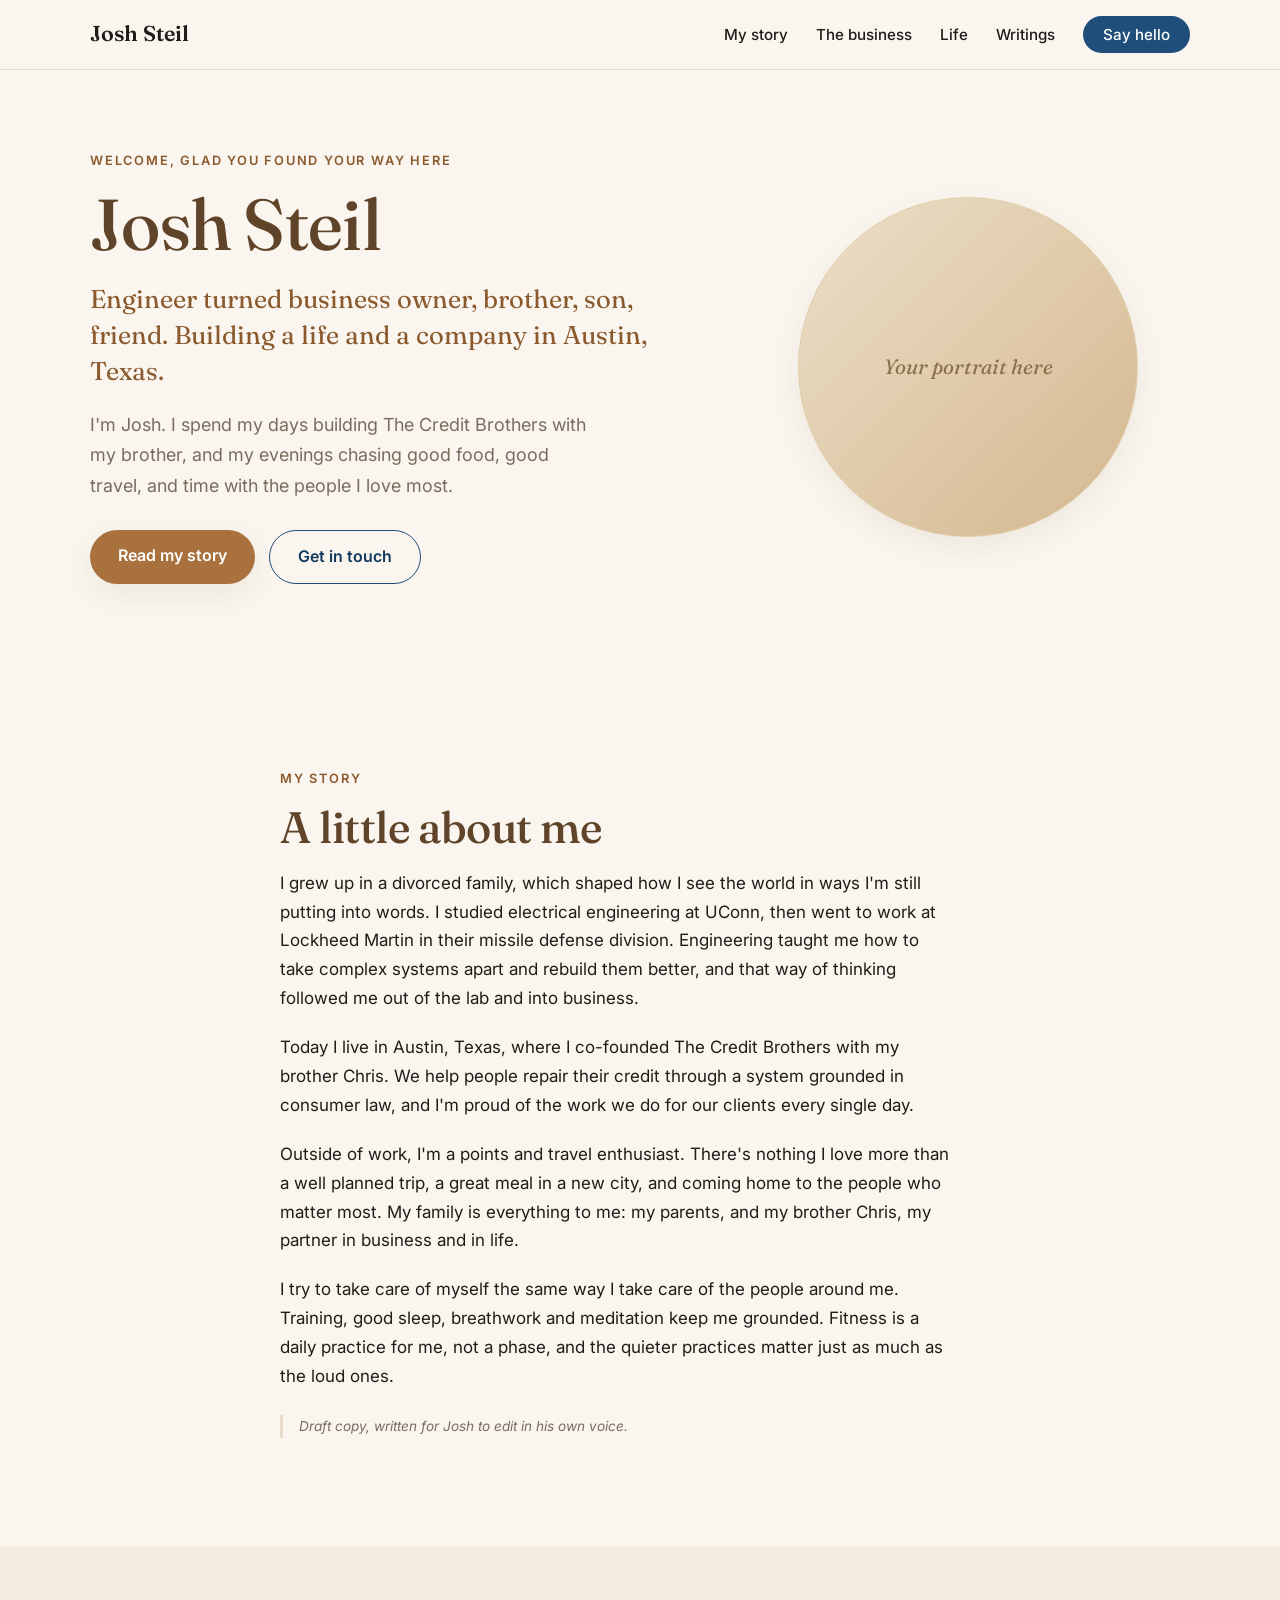
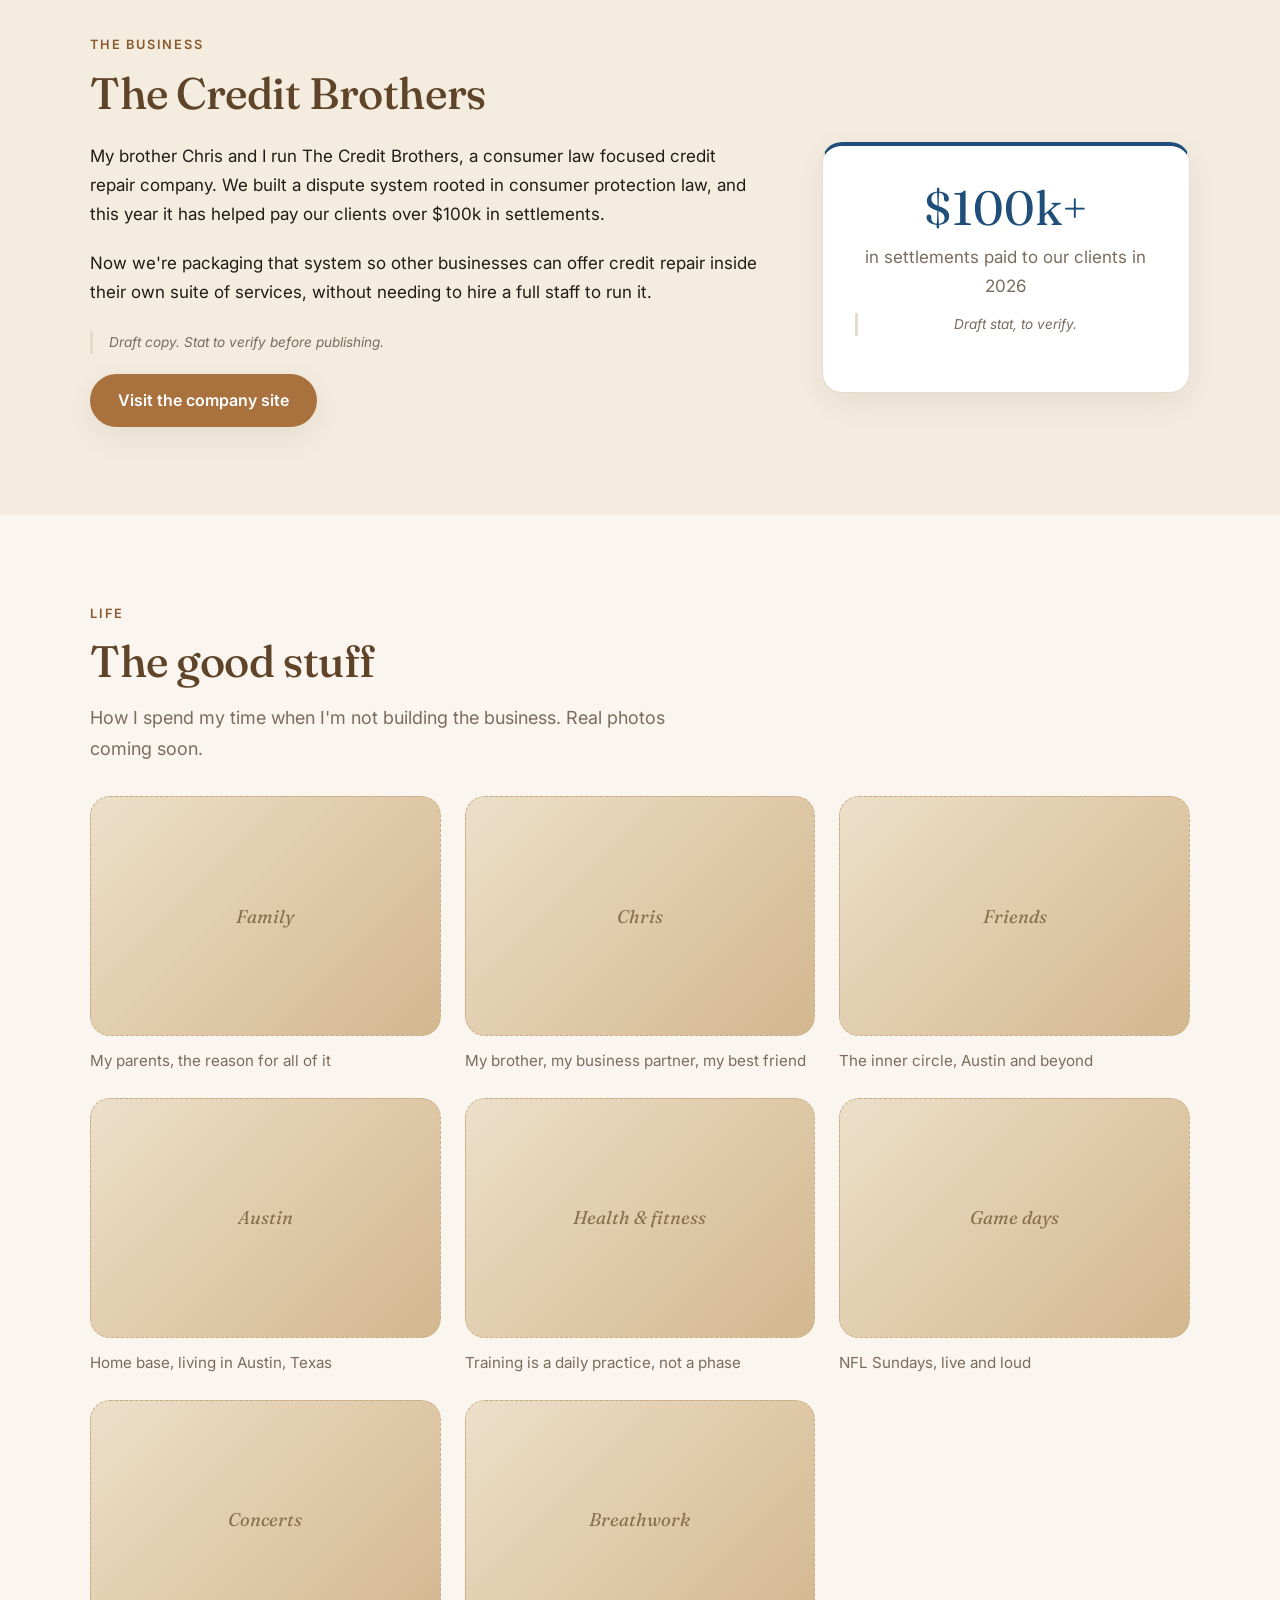
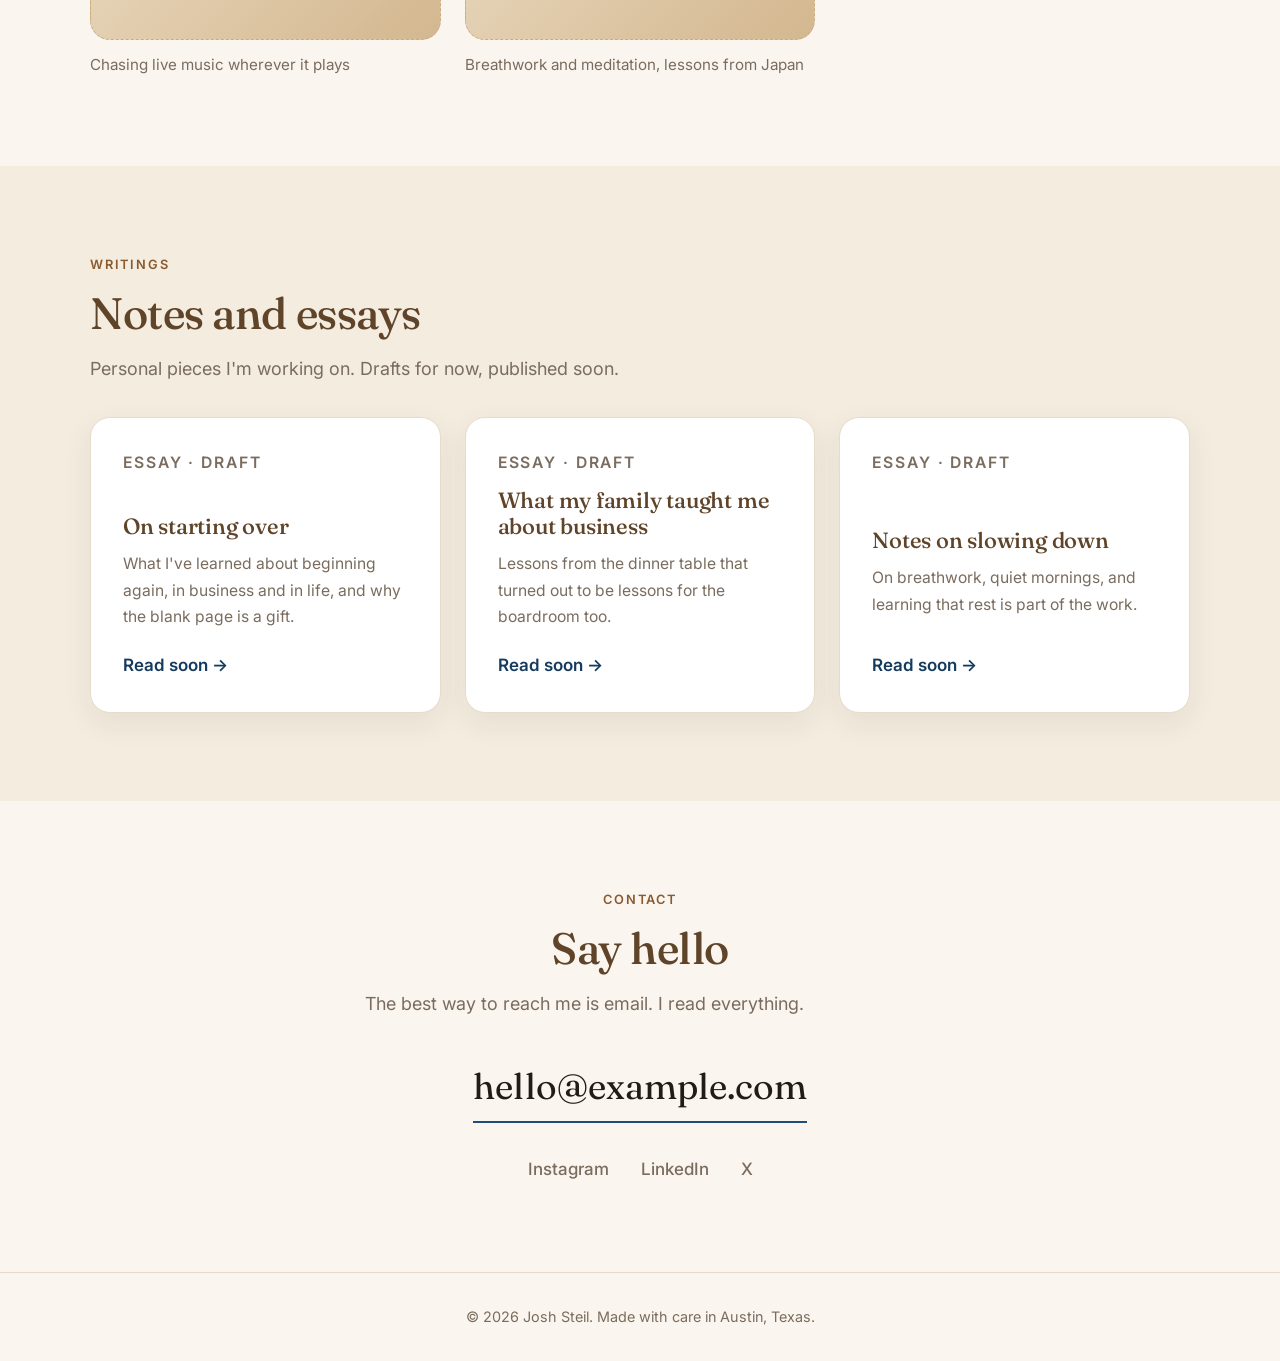
<file: apps/personal-website/index.html>
<!--
  ============================================================
  JOSH STEIL, PERSONAL BRAND SITE (single page)
  ============================================================
  STATUS: DRAFT. All copy below is first-person draft copy for
  Josh to review and edit before publishing.

  PLACEHOLDERS JOSH NEEDS TO REPLACE (search for "TO-REPLACE"):
    1. Portrait photo            (Hero section, "Your portrait here")
    2. Eight photo tiles         (Life section, labeled per tile)
    3. Contact email             (hello@example.com in Contact)
    4. Social links              (Instagram, LinkedIn, X, currently "#")
    5. Company website link      (Business section, currently "#")
    6. Writing cards             (3 essays, marked DRAFT, links "#")

  PHOTO NOTES:
    - Breathwork/meditation tile: Josh wants Japan photos here.
    - Health & fitness tile: he has lots of fitness content on his phone;
      ask him to send the shots he wants used.

  TO VERIFY BEFORE PUBLISH:
    - The "$100k+ in settlements in 2026" stat (marked DRAFT in Business)

  HOW TO SWAP A PHOTO: drop the real image into /images/, then replace
  the <div class="photo-ph"> block with:
      <img class="photo-real" src="images/your-photo.jpg" alt="Describe the photo">
  The .photo-real class keeps the same rounded sizing.

  NOTE: no em dashes are used anywhere in this site's copy, per request.
  ============================================================
-->
<!DOCTYPE html>
<html lang="en">
<head>
  <meta charset="UTF-8">
  <meta name="viewport" content="width=device-width, initial-scale=1.0">
  <title>Josh Steil | Engineer, Business Owner, Brother, Friend</title>
  <meta name="description" content="Personal site of Josh Steil: co-founder of The Credit Brothers, living in Austin, Texas. Family, friends, travel, and personal writings.">
  <link rel="preconnect" href="https://fonts.googleapis.com">
  <link rel="preconnect" href="https://fonts.gstatic.com" crossorigin>
  <link href="https://fonts.googleapis.com/css2?family=Fraunces:opsz,wght@9..144,400;9..144,500;9..144,600&family=Inter:wght@400;500;600&display=swap" rel="stylesheet">
  <link rel="stylesheet" href="styles.css">
  <link rel="icon" href="data:image/svg+xml,<svg xmlns='http://www.w3.org/2000/svg' viewBox='0 0 100 100'><text y='.9em' font-size='90'>&#9728;</text></svg>">
</head>
<body>
  <a class="skip-link" href="#main">Skip to content</a>

  <header class="site-header">
    <nav class="nav container" aria-label="Main navigation">
      <a class="brand" href="#top">Josh Steil</a>
      <button class="nav-toggle" aria-expanded="false" aria-controls="nav-links" aria-label="Open menu">
        <span></span><span></span><span></span>
      </button>
      <ul class="nav-links" id="nav-links">
        <li><a href="#about">My story</a></li>
        <li><a href="#business">The business</a></li>
        <li><a href="#life">Life</a></li>
        <li><a href="#writings">Writings</a></li>
        <li><a href="#contact" class="nav-cta">Say hello</a></li>
      </ul>
    </nav>
  </header>

  <main id="main">
    <!-- ============ HERO ============ -->
    <section class="hero" id="top">
      <div class="container hero-grid">
        <div class="hero-text">
          <p class="eyebrow">Welcome, glad you found your way here</p>
          <h1>Josh Steil</h1>
          <p class="tagline">Engineer turned business owner, brother, son, friend. Building a life and a company in Austin, Texas.</p>
          <p class="hero-intro">I'm Josh. I spend my days building The Credit Brothers with my brother, and my evenings chasing good food, good travel, and time with the people I love most.</p>
          <div class="hero-actions">
            <a class="btn btn-primary" href="#about">Read my story</a>
            <a class="btn btn-ghost" href="#contact">Get in touch</a>
          </div>
        </div>
        <div class="hero-photo">
          <!-- TO-REPLACE: portrait photo of Josh -->
          <div class="photo-ph portrait" role="img" aria-label="Placeholder for a portrait photo of Josh">
            <span>Your portrait here</span>
          </div>
        </div>
      </div>
    </section>

    <!-- ============ ABOUT / MY STORY ============ -->
    <section class="section" id="about">
      <div class="container narrow reveal">
        <p class="eyebrow">My story</p>
        <h2>A little about me</h2>
        <div class="prose">
          <p>I grew up in a divorced family, which shaped how I see the world in ways I'm still putting into words. I studied electrical engineering at UConn, then went to work at Lockheed Martin in their missile defense division. Engineering taught me how to take complex systems apart and rebuild them better, and that way of thinking followed me out of the lab and into business.</p>
          <p>Today I live in Austin, Texas, where I co-founded The Credit Brothers with my brother Chris. We help people repair their credit through a system grounded in consumer law, and I'm proud of the work we do for our clients every single day.</p>
          <p>Outside of work, I'm a points and travel enthusiast. There's nothing I love more than a well planned trip, a great meal in a new city, and coming home to the people who matter most. My family is everything to me: my parents, and my brother Chris, my partner in business and in life.</p>
          <p>I try to take care of myself the same way I take care of the people around me. Training, good sleep, breathwork and meditation keep me grounded. Fitness is a daily practice for me, not a phase, and the quieter practices matter just as much as the loud ones.</p>
          <p class="draft-note">Draft copy, written for Josh to edit in his own voice.</p>
        </div>
      </div>
    </section>

    <!-- ============ BUSINESS ============ -->
    <section class="section section-alt" id="business">
      <div class="container reveal">
        <p class="eyebrow">The business</p>
        <h2>The Credit Brothers</h2>
        <div class="business-grid">
          <div class="prose">
            <p>My brother Chris and I run The Credit Brothers, a consumer law focused credit repair company. We built a dispute system rooted in consumer protection law, and this year it has helped pay our clients over $100k in settlements.</p>
            <p>Now we're packaging that system so other businesses can offer credit repair inside their own suite of services, without needing to hire a full staff to run it.</p>
            <p class="draft-note">Draft copy. Stat to verify before publishing.</p>
            <!-- TO-REPLACE: link to the company website -->
            <a class="btn btn-primary" href="#" aria-label="Visit The Credit Brothers website (link to be added)">Visit the company site</a>
          </div>
          <div class="stat-card">
            <p class="stat-number">$100k+</p>
            <p class="stat-label">in settlements paid to our clients in 2026</p>
            <p class="draft-note small">Draft stat, to verify.</p>
          </div>
        </div>
      </div>
    </section>

    <!-- ============ LIFE ============ -->
    <section class="section" id="life">
      <div class="container reveal">
        <p class="eyebrow">Life</p>
        <h2>The good stuff</h2>
        <p class="section-lede">How I spend my time when I'm not building the business. Real photos coming soon.</p>
        <div class="photo-grid">
          <!-- TO-REPLACE: real photos, one per tile -->
          <figure class="photo-tile">
            <div class="photo-ph" role="img" aria-label="Placeholder for a family photo"><span>Family</span></div>
            <figcaption>My parents, the reason for all of it</figcaption>
          </figure>
          <figure class="photo-tile">
            <div class="photo-ph" role="img" aria-label="Placeholder for a photo with his brother Chris"><span>Chris</span></div>
            <figcaption>My brother, my business partner, my best friend</figcaption>
          </figure>
          <figure class="photo-tile">
            <div class="photo-ph" role="img" aria-label="Placeholder for a photo with friends"><span>Friends</span></div>
            <figcaption>The inner circle, Austin and beyond</figcaption>
          </figure>
          <figure class="photo-tile">
            <div class="photo-ph" role="img" aria-label="Placeholder for a photo of Austin life"><span>Austin</span></div>
            <figcaption>Home base, living in Austin, Texas</figcaption>
          </figure>
          <figure class="photo-tile">
            <div class="photo-ph" role="img" aria-label="Placeholder for a fitness photo"><span>Health &amp; fitness</span></div>
            <figcaption>Training is a daily practice, not a phase</figcaption>
          </figure>
          <figure class="photo-tile">
            <div class="photo-ph" role="img" aria-label="Placeholder for a photo from an NFL game"><span>Game days</span></div>
            <figcaption>NFL Sundays, live and loud</figcaption>
          </figure>
          <figure class="photo-tile">
            <div class="photo-ph" role="img" aria-label="Placeholder for a photo from a concert"><span>Concerts</span></div>
            <figcaption>Chasing live music wherever it plays</figcaption>
          </figure>
          <figure class="photo-tile">
            <div class="photo-ph" role="img" aria-label="Placeholder for a Japan photo, breathwork and meditation"><span>Breathwork</span></div>
            <figcaption>Breathwork and meditation, lessons from Japan</figcaption>
          </figure>
        </div>
      </div>
    </section>

    <!-- ============ WRITINGS ============ -->
    <section class="section section-alt" id="writings">
      <div class="container reveal">
        <p class="eyebrow">Writings</p>
        <h2>Notes and essays</h2>
        <p class="section-lede">Personal pieces I'm working on. Drafts for now, published soon.</p>
        <div class="card-grid">
          <article class="card">
            <p class="card-kicker">Essay &middot; Draft</p>
            <h3>On starting over</h3>
            <p>What I've learned about beginning again, in business and in life, and why the blank page is a gift.</p>
            <a class="card-link" href="#" aria-label="Read On starting over (coming soon)">Read soon &rarr;</a>
          </article>
          <article class="card">
            <p class="card-kicker">Essay &middot; Draft</p>
            <h3>What my family taught me about business</h3>
            <p>Lessons from the dinner table that turned out to be lessons for the boardroom too.</p>
            <a class="card-link" href="#" aria-label="Read What my family taught me about business (coming soon)">Read soon &rarr;</a>
          </article>
          <article class="card">
            <p class="card-kicker">Essay &middot; Draft</p>
            <h3>Notes on slowing down</h3>
            <p>On breathwork, quiet mornings, and learning that rest is part of the work.</p>
            <a class="card-link" href="#" aria-label="Read Notes on slowing down (coming soon)">Read soon &rarr;</a>
          </article>
        </div>
      </div>
    </section>

    <!-- ============ CONTACT ============ -->
    <section class="section" id="contact">
      <div class="container narrow reveal">
        <p class="eyebrow">Contact</p>
        <h2>Say hello</h2>
        <p class="section-lede">The best way to reach me is email. I read everything.</p>
        <!-- TO-REPLACE: Josh's real contact email -->
        <a class="email-link" href="mailto:hello@example.com">hello@example.com</a>
        <ul class="social-links">
          <!-- TO-REPLACE: real profile URLs -->
          <li><a href="#">Instagram</a></li>
          <li><a href="#">LinkedIn</a></li>
          <li><a href="#">X</a></li>
        </ul>
      </div>
    </section>
  </main>

  <footer class="site-footer">
    <div class="container">
      <p>&copy; <span id="year">2026</span> Josh Steil. Made with care in Austin, Texas.</p>
    </div>
  </footer>

  <script src="script.js"></script>
</body>
</html>
</file>
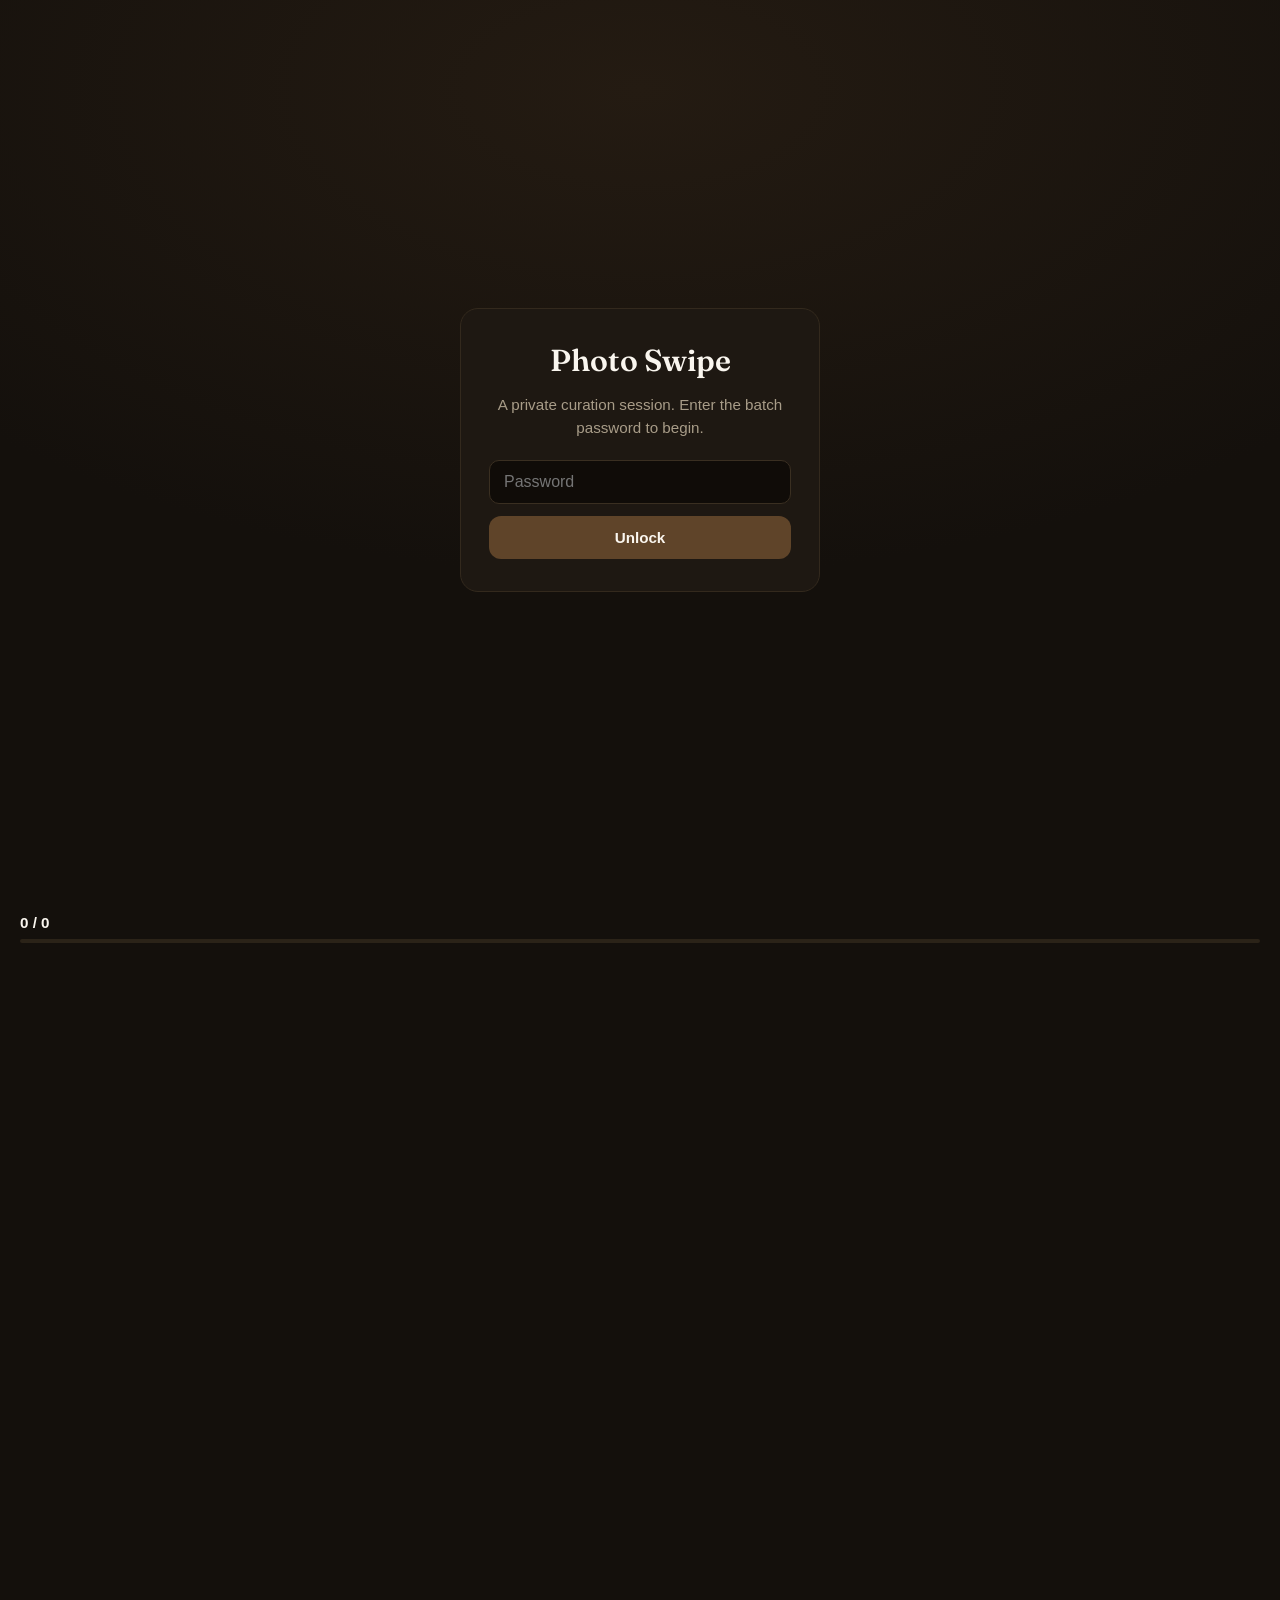
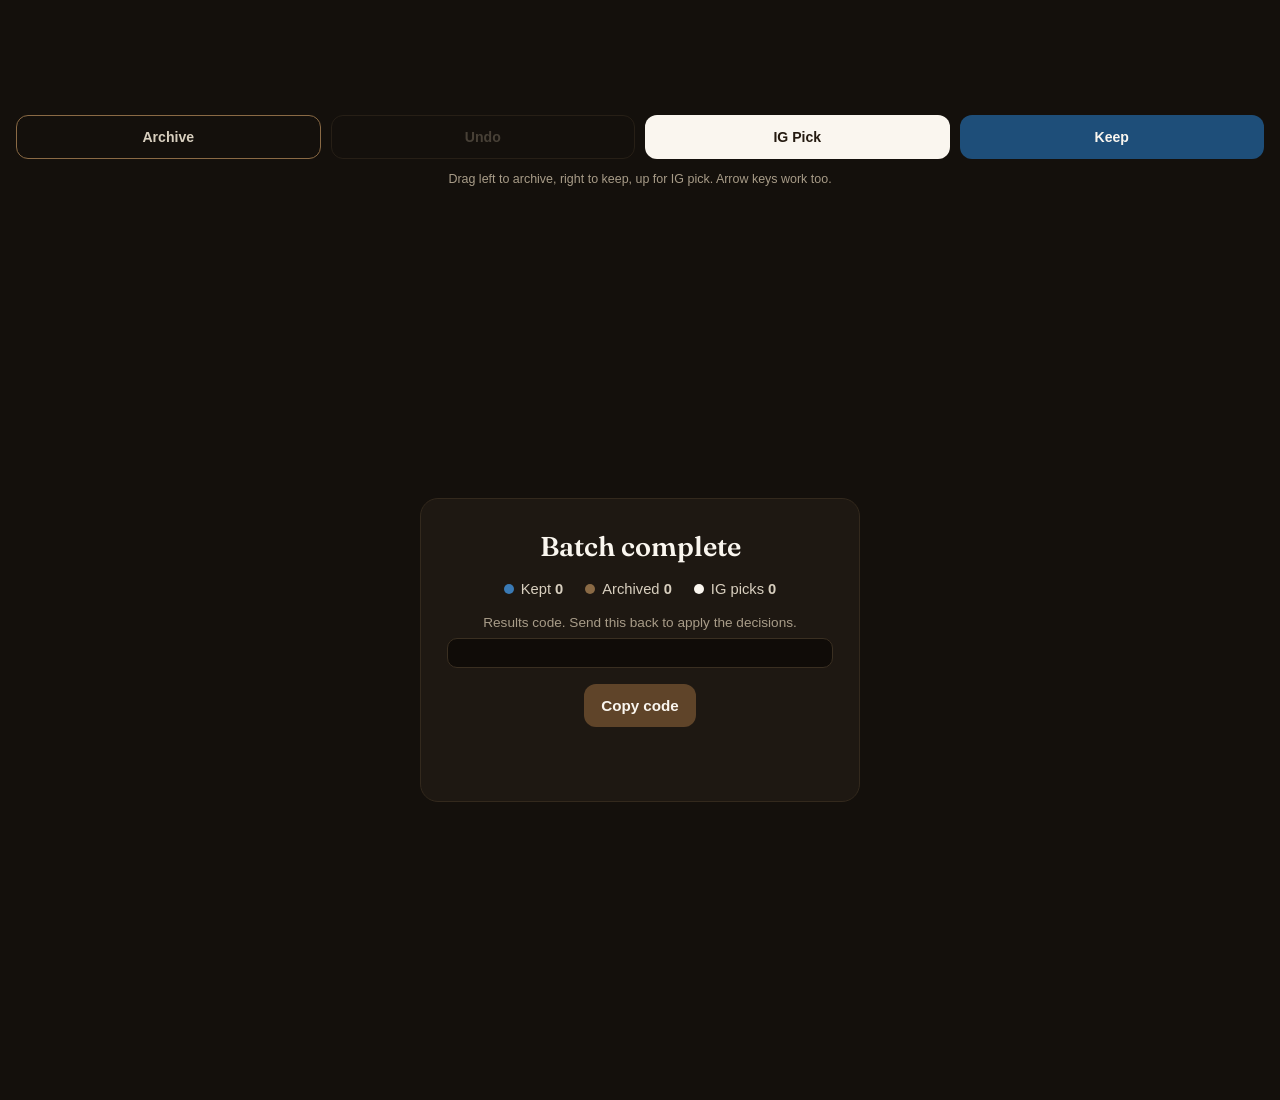
<file: apps/photo-swipe/index.html>
<!DOCTYPE html>
<html lang="en">
<head>
  <meta charset="UTF-8">
  <meta name="viewport" content="width=device-width, initial-scale=1, viewport-fit=cover">
  <meta name="theme-color" content="#14100c">
  <title>Photo Swipe</title>
  <link rel="preconnect" href="https://fonts.googleapis.com">
  <link rel="preconnect" href="https://fonts.gstatic.com" crossorigin>
  <link href="https://fonts.googleapis.com/css2?family=Fraunces:opsz,wght@9..144,500;9..144,600&display=swap" rel="stylesheet">
  <link rel="stylesheet" href="styles.css">
</head>
<body>

  <!-- Password gate -->
  <div id="gate" class="gate">
    <div class="gate-card">
      <h1>Photo Swipe</h1>
      <p class="gate-sub">A private curation session. Enter the batch password to begin.</p>
      <form id="gate-form" autocomplete="off">
        <label class="visually-hidden" for="gate-input">Password</label>
        <input id="gate-input" type="password" inputmode="text" placeholder="Password" aria-label="Batch password">
        <button type="submit" class="btn btn-primary">Unlock</button>
      </form>
      <p id="gate-error" class="gate-error" role="alert" hidden>Wrong password. Try again.</p>
    </div>
  </div>

  <!-- Main app -->
  <div id="app" class="app" hidden>
    <header class="topbar">
      <div class="progress-meta">
        <span id="counter" class="counter">0 / 0</span>
        <span id="batch-label" class="batch-label"></span>
      </div>
      <div class="progress-track" aria-hidden="true">
        <div id="progress-fill" class="progress-fill"></div>
      </div>
    </header>

    <main id="stage" class="stage" aria-label="Photo card stack">
      <!-- cards are rendered here by app.js -->
    </main>

    <footer class="controls">
      <button id="btn-archive" class="btn btn-archive" type="button">Archive</button>
      <button id="btn-undo" class="btn btn-ghost" type="button" disabled>Undo</button>
      <button id="btn-igpick" class="btn btn-igpick" type="button">IG Pick</button>
      <button id="btn-keep" class="btn btn-keep" type="button">Keep</button>
    </footer>
    <p class="hint">Drag left to archive, right to keep, up for IG pick. Arrow keys work too.</p>
  </div>

  <!-- End screen -->
  <div id="end" class="end" hidden>
    <div class="end-card">
      <h1>Batch complete</h1>
      <p id="summary" class="summary"></p>
      <ul class="tally">
        <li><span class="dot dot-keep"></span>Kept <strong id="count-keep">0</strong></li>
        <li><span class="dot dot-archive"></span>Archived <strong id="count-archive">0</strong></li>
        <li><span class="dot dot-igpick"></span>IG picks <strong id="count-igpick">0</strong></li>
      </ul>
      <p class="code-label">Results code. Send this back to apply the decisions.</p>
      <div class="code-box">
        <code id="results-code"></code>
      </div>
      <div class="end-actions">
        <button id="btn-copy" class="btn btn-primary" type="button">Copy code</button>
      </div>
      <p id="copy-status" class="copy-status" role="status" aria-live="polite"></p>
    </div>
  </div>

  <script src="config.js"></script>
  <script src="app.js"></script>
</body>
</html>
</file>
<file: apps/personal-website/styles.css>
/* ==========================================================
   Josh Steil, personal brand site
   Palette: cream background, warm browns for headings and
   primary accents, deep blue as the secondary accent
   (links, highlights, section details), near-black body text.
   Serif display (Fraunces) + clean sans body (Inter).
   No frameworks, no build step. Mobile first.
   ========================================================== */

:root {
  --cream: #faf6ef;
  --cream-deep: #f3ecdf;
  --card: #ffffff;
  --ink: #211c17;              /* near-black body text */
  --heading: #5f4429;          /* warm brown headings */
  --muted: #7a6c5e;
  --line: #e7dccb;
  --accent: #a9713e;           /* warm brown primary accent */
  --accent-deep: #8a5a2e;
  --blue: #1e4e79;             /* deep blue secondary accent */
  --blue-deep: #143a5e;
  --radius: 20px;
  --shadow: 0 10px 30px rgba(80, 58, 32, 0.08);
  --font-display: "Fraunces", Georgia, "Times New Roman", serif;
  --font-body: "Inter", -apple-system, BlinkMacSystemFont, "Segoe UI", sans-serif;
}

* { box-sizing: border-box; }

html {
  scroll-behavior: smooth;
  scroll-padding-top: 84px;
}

body {
  margin: 0;
  font-family: var(--font-body);
  font-size: 1.0625rem;
  line-height: 1.7;
  color: var(--ink);
  background: var(--cream);
  -webkit-font-smoothing: antialiased;
}

h1, h2, h3 {
  font-family: var(--font-display);
  font-weight: 500;
  line-height: 1.15;
  letter-spacing: -0.01em;
  color: var(--heading);
  margin: 0 0 1rem;
}

h1 { font-size: clamp(2.75rem, 6vw, 4.5rem); }
h2 { font-size: clamp(1.9rem, 4vw, 2.75rem); }
h3 { font-size: 1.375rem; }

p { margin: 0 0 1.25rem; }

a { color: var(--blue-deep); }
a:hover { color: var(--blue); }

img { max-width: 100%; height: auto; display: block; }

.container {
  width: min(1100px, 92%);
  margin: 0 auto;
}

.container.narrow { width: min(720px, 92%); }

/* Eyebrow labels */
.eyebrow {
  font-size: 0.8rem;
  font-weight: 600;
  letter-spacing: 0.14em;
  text-transform: uppercase;
  color: var(--accent-deep);
  margin-bottom: 0.75rem;
}

.section-lede {
  color: var(--muted);
  font-size: 1.125rem;
  max-width: 38rem;
}

/* Skip link for keyboard users */
.skip-link {
  position: absolute;
  left: 1rem;
  top: -4rem;
  background: var(--ink);
  color: var(--cream);
  padding: 0.6rem 1rem;
  border-radius: 10px;
  z-index: 100;
  text-decoration: none;
  transition: top 0.2s ease;
}
.skip-link:focus { top: 1rem; }

/* ============ Header / nav ============ */
.site-header {
  position: sticky;
  top: 0;
  z-index: 50;
  background: rgba(250, 246, 239, 0.92);
  backdrop-filter: blur(10px);
  -webkit-backdrop-filter: blur(10px);
  border-bottom: 1px solid var(--line);
}

.nav {
  display: flex;
  align-items: center;
  justify-content: space-between;
  padding: 1rem 0;
}

.brand {
  font-family: var(--font-display);
  font-size: 1.35rem;
  font-weight: 600;
  color: var(--ink);
  text-decoration: none;
}

.nav-links {
  display: flex;
  align-items: center;
  gap: 1.75rem;
  list-style: none;
  margin: 0;
  padding: 0;
}

.nav-links a {
  color: var(--ink);
  text-decoration: none;
  font-weight: 500;
  font-size: 0.95rem;
  position: relative;
}

.nav-links a:hover,
.nav-links a.active { color: var(--blue-deep); }

.nav-links a:not(.nav-cta).active::after {
  content: "";
  position: absolute;
  left: 0;
  right: 0;
  bottom: -6px;
  height: 2px;
  border-radius: 2px;
  background: var(--blue);
}

.nav-cta {
  background: var(--blue);
  color: #fff !important;
  padding: 0.55rem 1.25rem;
  border-radius: 999px;
  transition: background 0.2s ease;
}
.nav-cta:hover { background: var(--blue-deep); }

.nav-toggle {
  display: none;
  flex-direction: column;
  gap: 5px;
  background: none;
  border: none;
  padding: 0.5rem;
  cursor: pointer;
}
.nav-toggle span {
  display: block;
  width: 24px;
  height: 2px;
  border-radius: 2px;
  background: var(--ink);
}

/* ============ Sections ============ */
.section { padding: 5.5rem 0; }
.section-alt { background: var(--cream-deep); }

/* ============ Hero ============ */
.hero { padding: 5rem 0 6rem; }

.hero-grid {
  display: grid;
  grid-template-columns: 1.15fr 0.85fr;
  gap: 3.5rem;
  align-items: center;
}

.tagline {
  font-family: var(--font-display);
  font-size: clamp(1.25rem, 2.5vw, 1.6rem);
  color: var(--accent-deep);
  line-height: 1.4;
}

.hero-intro {
  color: var(--muted);
  font-size: 1.125rem;
  max-width: 32rem;
}

.hero-actions {
  display: flex;
  flex-wrap: wrap;
  gap: 0.9rem;
  margin-top: 1.75rem;
}

.btn {
  display: inline-block;
  padding: 0.8rem 1.75rem;
  border-radius: 999px;
  font-weight: 600;
  font-size: 1rem;
  text-decoration: none;
  transition: transform 0.15s ease, background 0.2s ease, box-shadow 0.2s ease;
}
.btn:hover { transform: translateY(-2px); }

.btn-primary {
  background: var(--accent);
  color: #fff;
  box-shadow: var(--shadow);
}
.btn-primary:hover { background: var(--accent-deep); color: #fff; }

.btn-ghost {
  background: transparent;
  color: var(--blue-deep);
  border: 1.5px solid var(--blue);
}
.btn-ghost:hover { background: rgba(30, 78, 121, 0.08); color: var(--blue-deep); }

.hero-photo { justify-self: center; width: 100%; max-width: 340px; }

/* ============ Photo placeholders ============ */
.photo-ph {
  background: linear-gradient(135deg, #ecdfc9 0%, #dfc9a8 55%, #d3b78f 100%);
  border-radius: var(--radius);
  display: flex;
  align-items: center;
  justify-content: center;
  min-height: 240px;
  color: #8a6f4d;
  font-family: var(--font-display);
  font-size: 1.15rem;
  font-style: italic;
  text-align: center;
  padding: 2rem;
  border: 1px dashed #c9ad82;
}

.photo-ph.portrait {
  border-radius: 50%;
  aspect-ratio: 1 / 1;
  min-height: 0;
  font-size: 1.3rem;
  box-shadow: var(--shadow);
  border: 1px solid #e0cdaa;
}

/* Real photos dropped into /images/ use this class to match the tile sizing */
.photo-real {
  width: 100%;
  height: 240px;
  object-fit: cover;
  border-radius: var(--radius);
  box-shadow: var(--shadow);
}
.photo-real.portrait {
  height: auto;
  aspect-ratio: 1 / 1;
  border-radius: 50%;
}

/* ============ Prose ============ */
.prose p { max-width: 42rem; }

.draft-note {
  font-size: 0.85rem;
  color: var(--muted);
  font-style: italic;
  border-left: 3px solid var(--line);
  padding-left: 1rem;
  margin-top: 1.5rem;
}
.draft-note.small { margin-top: 0.75rem; }

/* ============ Business ============ */
.business-grid {
  display: grid;
  grid-template-columns: 1.3fr 0.7fr;
  gap: 3rem;
  align-items: start;
  margin-top: 1.5rem;
}

.stat-card {
  background: var(--card);
  border: 1px solid var(--line);
  border-top: 4px solid var(--blue);
  border-radius: var(--radius);
  padding: 2.25rem 2rem;
  text-align: center;
  box-shadow: var(--shadow);
}

.stat-number {
  font-family: var(--font-display);
  font-size: 3rem;
  color: var(--blue);
  margin: 0;
  line-height: 1.1;
}

.stat-label {
  color: var(--muted);
  margin: 0.5rem 0 0;
}

/* ============ Life / photo grid ============ */
.photo-grid {
  display: grid;
  grid-template-columns: repeat(3, 1fr);
  gap: 1.5rem;
  margin-top: 2rem;
}

.photo-tile { margin: 0; }

.photo-tile figcaption {
  margin-top: 0.75rem;
  font-size: 0.95rem;
  color: var(--muted);
}

/* ============ Writings cards ============ */
.card-grid {
  display: grid;
  grid-template-columns: repeat(3, 1fr);
  gap: 1.5rem;
  margin-top: 2rem;
}

.card {
  background: var(--card);
  border: 1px solid var(--line);
  border-radius: var(--radius);
  padding: 2rem;
  box-shadow: var(--shadow);
  display: flex;
  flex-direction: column;
  transition: transform 0.2s ease, box-shadow 0.2s ease;
}
.card:hover {
  transform: translateY(-4px);
  box-shadow: 0 16px 36px rgba(80, 58, 32, 0.12);
}

.card-kicker {
  font-size: 0.78rem;
  font-weight: 600;
  letter-spacing: 0.12em;
  text-transform: uppercase;
  color: var(--blue-deep);
  margin: 0 0 0.75rem;
}

.card h3 { margin-bottom: 0.75rem; }
.card p { color: var(--muted); font-size: 0.98rem; flex: 1; }

.card-link {
  font-weight: 600;
  text-decoration: none;
  color: var(--blue-deep);
}
.card-link:hover { color: var(--blue); }

/* ============ Contact ============ */
#contact { text-align: center; }

.email-link {
  display: inline-block;
  font-family: var(--font-display);
  font-size: clamp(1.5rem, 4vw, 2.25rem);
  color: var(--ink);
  text-decoration: none;
  border-bottom: 2px solid var(--blue);
  padding-bottom: 0.25rem;
  margin: 1rem 0 2rem;
}
.email-link:hover { color: var(--blue-deep); }

.social-links {
  list-style: none;
  display: flex;
  justify-content: center;
  gap: 2rem;
  margin: 0;
  padding: 0;
}
.social-links a {
  font-weight: 500;
  text-decoration: none;
  color: var(--muted);
}
.social-links a:hover { color: var(--blue-deep); }

/* ============ Footer ============ */
.site-footer {
  border-top: 1px solid var(--line);
  padding: 2rem 0;
  text-align: center;
}
.site-footer p {
  margin: 0;
  color: var(--muted);
  font-size: 0.9rem;
}

/* ============ Reveal on scroll ============ */
.reveal {
  opacity: 0;
  transform: translateY(24px);
  transition: opacity 0.7s ease, transform 0.7s ease;
}
.reveal.visible {
  opacity: 1;
  transform: none;
}

/* ============ Focus visibility ============ */
a:focus-visible,
button:focus-visible {
  outline: 3px solid var(--blue);
  outline-offset: 3px;
  border-radius: 6px;
}

/* ============ Responsive ============ */
@media (max-width: 860px) {
  .hero-grid { grid-template-columns: 1fr; gap: 2.5rem; }
  .hero { padding: 3.5rem 0 4rem; }
  .hero-photo { max-width: 260px; }
  .business-grid { grid-template-columns: 1fr; gap: 2rem; }
  .photo-grid { grid-template-columns: repeat(2, 1fr); }
  .card-grid { grid-template-columns: 1fr; max-width: 480px; margin-left: auto; margin-right: auto; }
  .section { padding: 4rem 0; }
}

@media (max-width: 640px) {
  .nav-toggle { display: flex; }
  .nav-links {
    position: absolute;
    top: 100%;
    left: 0;
    right: 0;
    background: var(--cream);
    border-bottom: 1px solid var(--line);
    flex-direction: column;
    align-items: stretch;
    gap: 0;
    padding: 0.5rem 4%;
    display: none;
  }
  .nav-links.open { display: flex; }
  .nav-links li { border-top: 1px solid var(--line); }
  .nav-links li:first-child { border-top: none; }
  .nav-links a {
    display: block;
    padding: 0.9rem 0.25rem;
  }
  .nav-links a.nav-cta {
    display: inline-block;
    margin: 0.75rem 0 1rem;
    text-align: center;
  }
  .photo-grid { grid-template-columns: 1fr; max-width: 420px; margin-left: auto; margin-right: auto; }
  .social-links { gap: 1.5rem; flex-wrap: wrap; }
}

/* Respect reduced motion preferences */
@media (prefers-reduced-motion: reduce) {
  html { scroll-behavior: auto; }
  .reveal { opacity: 1; transform: none; transition: none; }
  .card:hover, .btn:hover { transform: none; }
}
</file>
<file: apps/photo-swipe/styles.css>
/* Photo Swipe: dark photo-viewer UI, warm accents. No emojis as icons. */

:root {
  --bg: #14100c;            /* near-black, warm */
  --surface: #1e1812;
  --cream: #faf6ef;
  --cream-dim: #d8cfbf;
  --brown: #5f4429;
  --brown-light: #8a6a45;
  --blue: #1e4e79;
  --blue-light: #3a7ab5;
  --text: #f2ece1;
  --muted: #a89c88;
  --danger: #b0533a;
  --radius: 18px;
  --font-serif: "Fraunces", Georgia, "Times New Roman", serif;
  --font-sans: -apple-system, BlinkMacSystemFont, "Segoe UI", Inter, Helvetica, Arial, sans-serif;
}

* { box-sizing: border-box; -webkit-tap-highlight-color: transparent; }

html, body {
  margin: 0;
  padding: 0;
  height: 100%;
}

body {
  position: fixed;
  inset: 0;
  overflow: hidden;
  background: var(--bg);
  color: var(--text);
  font-family: var(--font-sans);
  overscroll-behavior: none;
  -webkit-user-select: none;
  user-select: none;
}

h1, h2 {
  font-family: var(--font-serif);
  font-weight: 600;
  color: var(--cream);
  margin: 0 0 0.5rem;
}

.visually-hidden {
  position: absolute; width: 1px; height: 1px;
  overflow: hidden; clip: rect(0 0 0 0); white-space: nowrap;
}

/* ---------- Password gate ---------- */

.gate {
  height: 100dvh;
  display: flex;
  align-items: center;
  justify-content: center;
  padding: 24px;
  background: radial-gradient(120% 90% at 50% 10%, #241b12 0%, var(--bg) 60%);
}

.gate-card {
  width: 100%;
  max-width: 360px;
  background: var(--surface);
  border: 1px solid #33291d;
  border-radius: var(--radius);
  padding: 32px 28px;
  text-align: center;
}

.gate-card h1 { font-size: 1.9rem; }

.gate-sub { color: var(--muted); font-size: 0.95rem; line-height: 1.5; }

#gate-form { display: flex; flex-direction: column; gap: 12px; margin-top: 20px; }

#gate-input {
  background: #100c08;
  border: 1px solid #3a2f21;
  border-radius: 10px;
  color: var(--text);
  font-size: 1rem;
  padding: 12px 14px;
  outline: none;
  -webkit-user-select: text;
  user-select: text;
}

#gate-input:focus { border-color: var(--blue-light); }

.gate-error { color: #e08a6d; font-size: 0.9rem; margin: 12px 0 0; }

.shake { animation: shake 0.4s ease; }
@keyframes shake {
  0%, 100% { transform: translateX(0); }
  20%, 60% { transform: translateX(-9px); }
  40%, 80% { transform: translateX(9px); }
}

/* ---------- Buttons ---------- */

.btn {
  font-family: var(--font-sans);
  font-size: 0.95rem;
  font-weight: 600;
  border-radius: 12px;
  border: 1px solid transparent;
  padding: 12px 16px;
  cursor: pointer;
  color: var(--cream);
  background: #2a2118;
  transition: transform 0.08s ease, background 0.15s ease, opacity 0.15s ease;
}

.btn:active { transform: scale(0.96); }
.btn:disabled { opacity: 0.35; cursor: default; }

.btn-primary { background: var(--brown); }
.btn-primary:hover { background: var(--brown-light); }

.btn-archive { border-color: var(--brown-light); color: var(--cream-dim); background: transparent; }
.btn-keep { background: var(--blue); }
.btn-keep:hover { background: #27608f; }
.btn-igpick { background: var(--cream); color: #241a10; }
.btn-igpick:hover { background: #fffdf8; }
.btn-ghost { background: transparent; border-color: #4a3d2c; color: var(--muted); }

/* ---------- App layout ---------- */

.app {
  height: 100dvh;
  display: flex;
  flex-direction: column;
  padding: env(safe-area-inset-top) env(safe-area-inset-right) env(safe-area-inset-bottom) env(safe-area-inset-left);
}

.topbar { padding: 14px 20px 8px; }

.progress-meta {
  display: flex;
  justify-content: space-between;
  align-items: baseline;
  margin-bottom: 8px;
}

.counter { font-size: 0.95rem; font-weight: 600; color: var(--cream); font-variant-numeric: tabular-nums; }
.batch-label { font-size: 0.8rem; color: var(--muted); }

.progress-track {
  height: 4px;
  border-radius: 2px;
  background: #2b2318;
  overflow: hidden;
}

.progress-fill {
  height: 100%;
  width: 0%;
  border-radius: 2px;
  background: linear-gradient(90deg, var(--brown-light), var(--blue-light));
  transition: width 0.25s ease;
}

/* ---------- Card stack ---------- */

.stage {
  position: relative;
  flex: 1;
  margin: 6px 16px;
  touch-action: none;      /* we own all gestures here */
  overscroll-behavior: none;
}

.card {
  position: absolute;
  inset: 0;
  border-radius: var(--radius);
  overflow: hidden;
  background: #0d0a07;
  box-shadow: 0 18px 50px rgba(0, 0, 0, 0.55);
  border: 1px solid #2c2318;
  touch-action: none;
  will-change: transform;
}

.card img {
  width: 100%;
  height: 100%;
  object-fit: contain;
  background: #0d0a07;
  pointer-events: none;    /* gestures handled on the card */
  -webkit-user-drag: none;
}

.card.under {
  transform: scale(0.96) translateY(10px);
  opacity: 0.55;
  filter: saturate(0.8);
}

/* Stamps shown while dragging past thresholds */
.stamp {
  position: absolute;
  top: 22px;
  font-family: var(--font-sans);
  font-weight: 800;
  font-size: 1.35rem;
  letter-spacing: 0.12em;
  padding: 8px 16px;
  border: 3px solid currentColor;
  border-radius: 10px;
  opacity: 0;
  pointer-events: none;
  text-transform: uppercase;
  background: rgba(20, 16, 12, 0.35);
}

.stamp-archive { left: 18px; color: #e0a583; transform: rotate(-12deg); }
.stamp-keep { right: 18px; color: #8fc3ee; transform: rotate(12deg); }
.stamp-igpick { top: 18px; left: 50%; transform: translateX(-50%) rotate(-4deg); color: var(--cream); }

/* ---------- Controls ---------- */

.controls {
  display: grid;
  grid-template-columns: 1fr 1fr 1fr 1fr;
  gap: 10px;
  padding: 10px 16px 4px;
}

.controls .btn { padding: 13px 6px; font-size: 0.88rem; }

.hint {
  text-align: center;
  color: var(--muted);
  font-size: 0.78rem;
  margin: 8px 16px 12px;
  line-height: 1.4;
}

/* ---------- End screen ---------- */

.end {
  height: 100dvh;
  overflow-y: auto;
  display: flex;
  align-items: center;
  justify-content: center;
  padding: 24px;
  -webkit-user-select: text;
  user-select: text;
}

.end-card {
  width: 100%;
  max-width: 440px;
  background: var(--surface);
  border: 1px solid #33291d;
  border-radius: var(--radius);
  padding: 30px 26px;
  text-align: center;
}

.end-card h1 { font-size: 1.7rem; }
.summary { color: var(--muted); line-height: 1.55; font-size: 0.95rem; }

.tally {
  list-style: none;
  margin: 18px 0;
  padding: 0;
  display: flex;
  justify-content: center;
  gap: 22px;
  font-size: 0.92rem;
  color: var(--cream-dim);
}

.dot {
  display: inline-block;
  width: 10px; height: 10px;
  border-radius: 50%;
  margin-right: 7px;
}
.dot-keep { background: var(--blue-light); }
.dot-archive { background: var(--brown-light); }
.dot-igpick { background: var(--cream); }

.code-label { color: var(--muted); font-size: 0.85rem; margin: 18px 0 8px; }

.code-box {
  background: #100c08;
  border: 1px solid #3a2f21;
  border-radius: 10px;
  padding: 14px 12px;
  overflow-x: auto;
}

.code-box code {
  font-family: ui-monospace, SFMono-Regular, Menlo, Consolas, monospace;
  font-size: 0.82rem;
  line-height: 1.6;
  color: var(--cream);
  word-break: break-all;
  -webkit-user-select: text;
  user-select: text;
}

.end-actions { margin-top: 16px; display: flex; justify-content: center; }
.copy-status { color: var(--blue-light); font-size: 0.85rem; min-height: 1.2em; }

/* Small screens: tighter controls */
@media (max-width: 380px) {
  .controls { gap: 8px; padding: 10px 12px 4px; }
  .controls .btn { font-size: 0.8rem; }
  .stamp { font-size: 1.1rem; }
}
</file>
